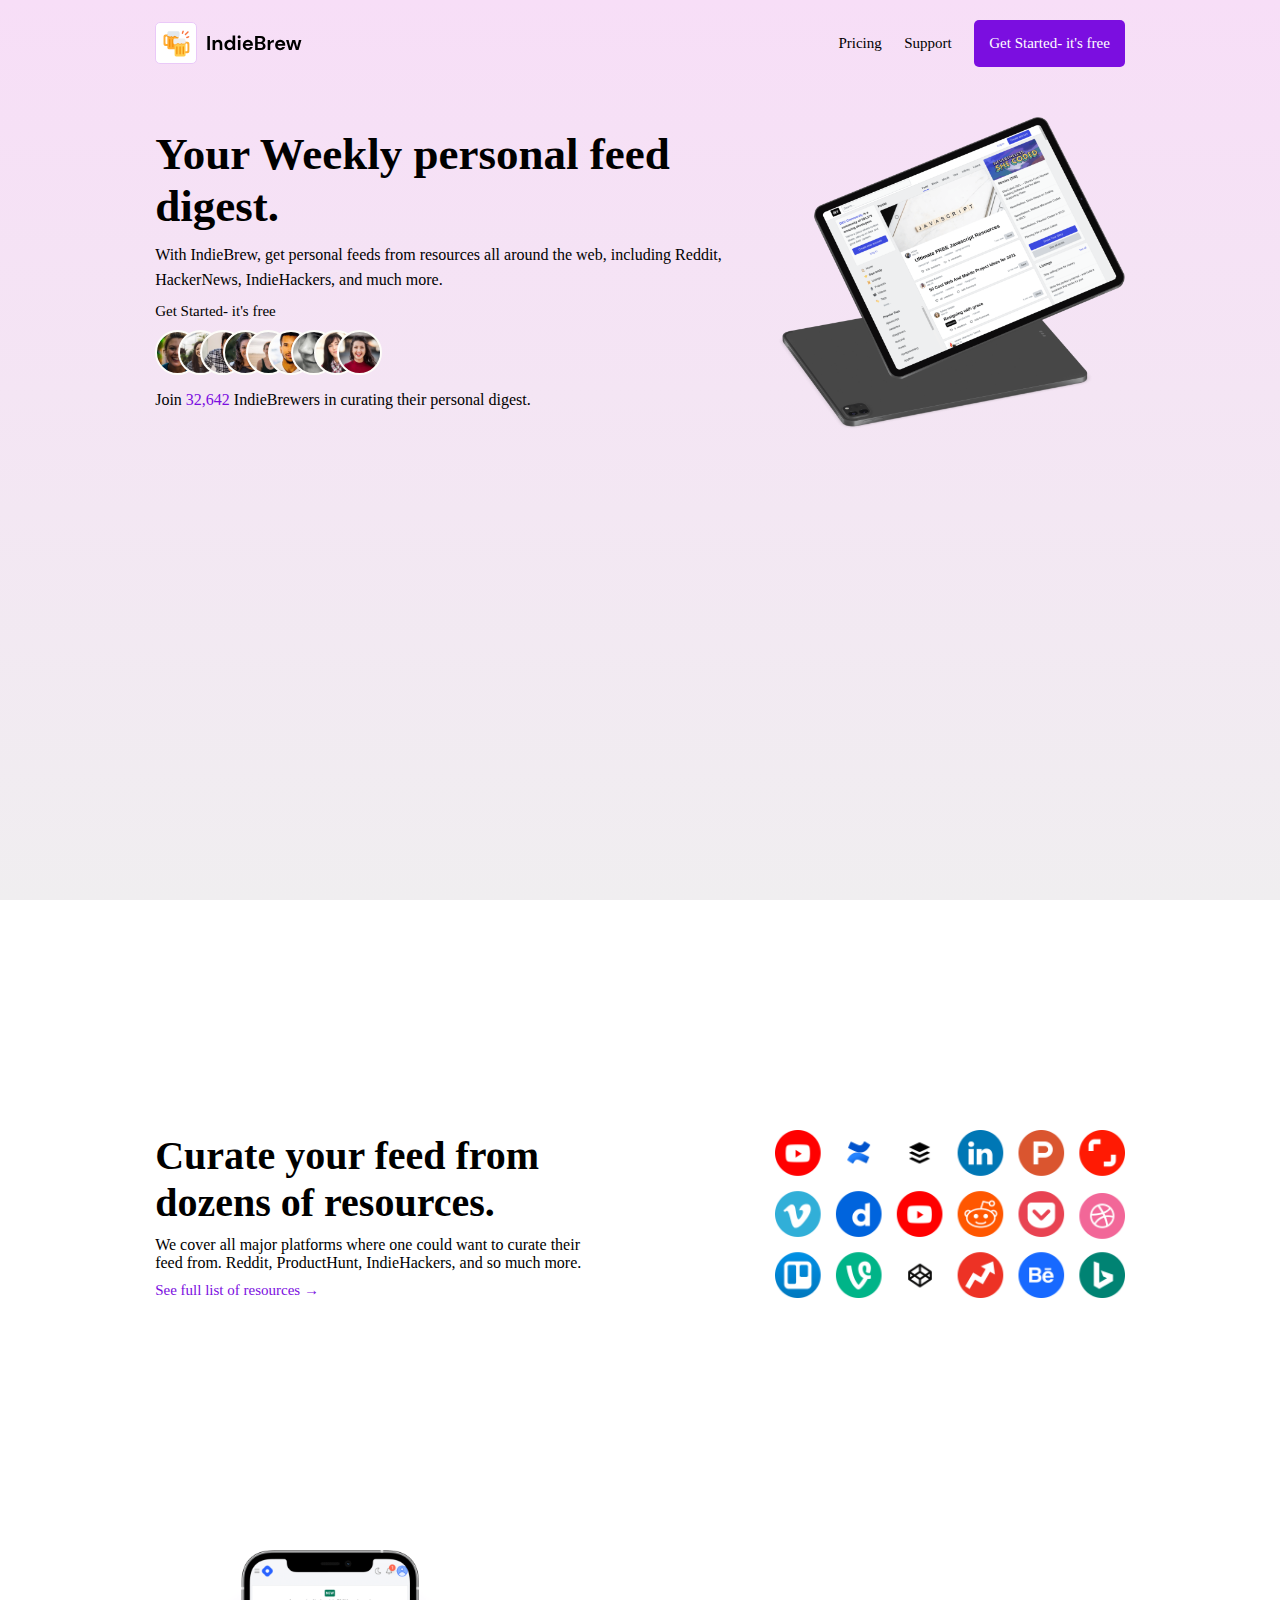
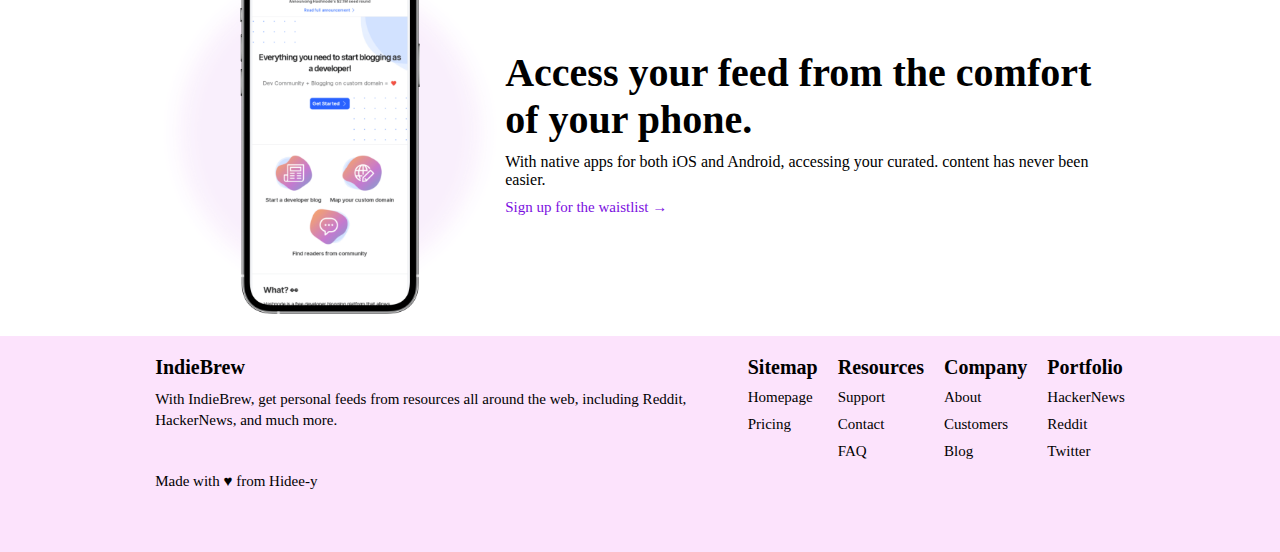
<file: main-site/index.html>
<!DOCTYPE html>
<html lang="en">
<head>
    <meta charset="UTF-8">
    <meta http-equiv="X-UA-Compatible" content="IE=edge">
    <meta name="viewport" content="width=device-width, initial-scale=1.0">
    <title>Document</title>
    <link rel="stylesheet" href="style.css">
</head>
<body>
    <header class="linear">
        <div class="section">
            <nav>
                <div class="logo">
                    <img src="../Assets/Logo.svg" alt="logo">
                </div>
               
                <ul class="nav-container">
                    <li><a href="#pricing">Pricing</a></li>
                    <li><a href="#support">Support</a></li>
                    <li><a href="#get-started" class="style">Get Started- it's free</a></li>
                </ul>
            </nav>
            <!-- End of desktop navigation menu -->
            <nav class="mobile-nav">
                <div class="logo">
                    <img src="../Assets/Logo.svg" alt="logo">
                </div>
                <div class="menu-icon">
                    <img src="../Assets/Hamburger Menu.svg" alt="">
                </div>
            </nav>
    
            <div class="mobile-menu-container">
                <div class="close-icon">
                    <img src="../Assets/Close.svg" alt="">
                </div>
                <ul>
                    <li><a href="#pricing">Pricing</a></li>
                    <li><a href="#support">Support</a></li>
                    <li><a href="#get-started" class="style">Get Started- it's free</a></li>
                </ul>
            </div>
    
            <!-- End of mobile navigation menu -->
            <div class="main-sect">
                <div class="main-text">
                    <h1>Your Weekly personal feed digest.</h1>
                    <p>With IndieBrew, get personal feeds from resources all around 
                       the web, including Reddit, HackerNews, IndieHackers, and much more.
                    </p>
                    <a href="#get-started" class="style">Get Started- it's free</a>
                    <div class="avatar">
                        <img src="../Assets/User Avatars.svg" alt="">
                    </div>
                    <p>Join <span>32,642</span> IndieBrewers in curating their personal digest.</p>
                </div>
                <div class="main-image">
                    <img src="../Assets/Feed Mockup.png" alt="Phone-mock">
                </div>
                
            </div>
        </div>
    </header>
    
    <section class="social-icon section">
        <div class="social-text">
            <h2>Curate your feed from dozens of resources.</h2>
            <p>We cover all major platforms where one could want to curate their feed from. Reddit, ProductHunt, IndieHackers, and so much more.</p>
            <a href="#" class="link">See full list of resources &rightarrow;</a>
        </div>
        <div class="social-icon-img">
            <img src="../Assets/Social Media Icons.png" alt="">
        </div>
    </section>
    <section class="Phone-section section">
        <div class="phone-image">
            <img src="../Assets/Phone Mockup.png" alt="">
        </div>
        <div class="phone-text">
            <h2>Access your feed from the comfort of your phone.</h2>
            <p>With native apps for both iOS and Android, accessing your curated.
                content has never been easier.</p>
            <a href="../Sign-up form/sign-up.html" class="link">Sign up for the waistlist &rightarrow;</a>
        </div>
    </section>
    <footer>
        <div class="list section">
            <div class="list-link">
                <h3>IndieBrew</h3>
                <p>With IndieBrew, get personal feeds from resources all around the web,
                including Reddit, HackerNews, and much more.
                </p>
                <p class="left">Made with &hearts; from Hidee-y</p>
                
            </div>
            <div class="other-link">
                <div class="list-link">
                    <h3>Sitemap</h3>
                    <ul>
                        <li>Homepage</li>
                        <li>Pricing</li>
                    </ul>
                </div>
                <div class="list-link">
                    <h3>Resources</h3>
                    <ul>
                        <li>Support</li>
                        <li>Contact</li>
                        <li>FAQ</li>
                    </ul>
                </div>
                <div class="list-link">
                    <h3>Company</h3>
                    <ul>
                        <li>About</li>
                        <li>Customers</li>
                        <li>Blog</li>
                    </ul>
                </div>
                <div class="list-link">
                    <h3>Portfolio</h3>
                    <ul>
                        <li>HackerNews</li>
                        <li>Reddit</li>
                        <li>Twitter</li>
                    </ul>
                </div>
            </div>
            
        </div>
        
        
    </footer>

    <script>
        const menuIcon = document.querySelector(".menu-icon");
        const closeIcon = document.querySelector(".mobile-menu-container .close-icon");
        const mobileMenu = document.querySelector(".mobile-menu-container") 

       
        menuIcon.addEventListener('click',()=>{
            mobileMenu.classList.add('active')
        })
        closeIcon.addEventListener('click',()=> {
            mobileMenu.classList.remove('active')
        })
    </script>
   
    
</body>
</html>
</file>
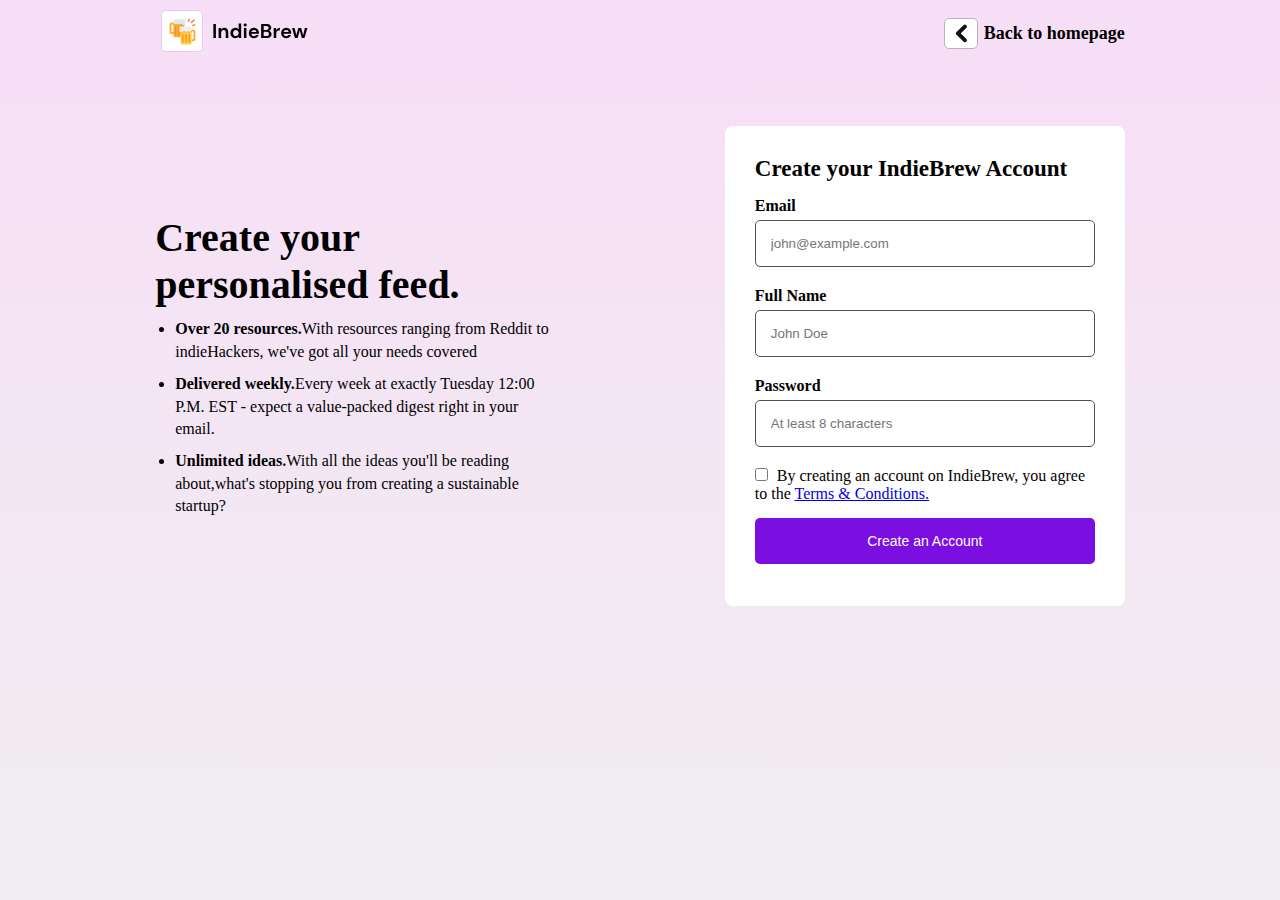
<file: Sign-up form/sign-up.html>
<!DOCTYPE html>
<html lang="en">
<head>
    <meta charset="UTF-8">
    <meta http-equiv="X-UA-Compatible" content="IE=edge">
    <meta name="viewport" content="width=device-width, initial-scale=1.0">
    <title>Sign Up</title>
    <link rel="stylesheet" href="style.css">
</head>
<body>
    <section>
        <nav class="container">
            <div class="logo"><img src="../Assets/Logo.svg" alt=""></div>
            <ul>
                <li>
                    <a href="../main-site/index.html" >
                        <img src="../Assets/Back Arrow.svg" alt="" class="nav-before"> 
                        <div>Back to homepage</div> 
                    </a>
                </li>
            </ul>
           
            
        </nav>
        <div class="hero-section container">
            <div class="hero-content">
                <h3>Create your personalised feed.</h3>
                <ul>
                    <li><strong>Over 20 resources.</strong>With resources ranging from Reddit to indieHackers,
                        we've got all your needs covered
                    </li>
                    <li>
                        <strong>Delivered weekly.</strong>Every week at exactly Tuesday 12:00 P.M. EST - expect 
                        a value-packed digest right in your email.
                    </li>
                    <li>
                        <strong>Unlimited ideas.</strong>With all the ideas you'll be reading about,what's stopping
                        you from creating a sustainable startup?
                    </li>
                </ul>
            </div>
            <div class="hero-form">
                <h3>Create your IndieBrew Account</h3>

                <form action="">
                    
                    <div class="input-control">
                        <label for="email">Email</label>
                        <input type="email" id="email" placeholder="john@example.com">
                    </div>
                    <div class="input-control">
                        <label for="name">Full Name</label>
                        <input type="text" id="name" placeholder="John Doe">
                    </div>
                    <div class="input-control">
                        <label for="email">Password</label>
                        <input type="password" id="email" placeholder="At least 8 characters">
                    </div>
                    <div class="input-checkbox">
                        <input type="checkbox">
                        <label>By creating an account on IndieBrew, you agree to the <a href="#">Terms & Conditions.</a></label>
                    </div>
                    <button>Create an Account</button>
                    
                </form>
            </div>
            
        </div>
        
    </section>
</body>
</html>
</file>
<file: main-site/style.css>
*{
    margin: 0;
    padding: 0;
    box-sizing: border-box;
    text-decoration: none;
    list-style: none;
}
html{
    font-size: 62.5%;
}
.linear{
    background: linear-gradient(to bottom, rgb(247, 222, 247),rgb(240, 238, 240));
    height: 100vh;
}

.section{
    padding: 20px 9%;
    max-width: 1200px;
    margin: 0 auto;
}
nav{
    display: flex;
    justify-content: space-between;
    align-items: center;
}
nav ul li{
    display: inline-block;
    margin: 0 10px;
}
nav ul li:last-child{
    margin-right: 0;
}
a{
    color: #000;
    font-size: 1.5rem;
}
ul .style{
    display: inline-block;
    padding: 15px;
    background-color: rgb(123, 14, 224);
    color: white;
    border-radius: 5px;
    font-size: 1.5rem;
}
.main-sect{
    display: flex;
    justify-content: space-between;
    padding: 50px 0;
    align-items: center;
    flex-wrap: wrap;
}
.main-text{
  flex: 1;  
}
.main-text h1{
    font-size: 4.5rem;
}
.main-text p{
    font-size: 1.6rem;
    line-height: 1.6;
    padding: 10px 0;
}
.avatar img{
    margin-top: 10px;
}
.main-image{
    max-width: 350px;
}
.main-image img{
    width: 100%;
}
span{
    color: rgb(123, 14, 224);
}
.social-icon{
    height: 70vh;
    display: flex;
    justify-content: space-between;
    align-items: center;
}
.social-text{
    flex: 1;
    max-width: 450px;
}
.social-text h2{
    font-size: 4rem;
}
.social-text p{
    font-size: 1.6rem;
    padding: 10px 0;
    
}
.social-icon-img{
    max-width: 350px;
 }
.social-icon-img img{
   width: 100%;
}
.link{
    color: rgb(123, 14, 224);
    font-size: 1.5rem;
    font-weight: 400;
}
.Phone-section{
    display: flex;
    justify-content: space-between;
    align-items: center;
}
.phone-text h2{
    font-size: 4rem;
}
.phone-text p{
    font-size: 1.6rem;
    padding: 10px 0;
}
.phone-image {
    max-width: 350px;
}
.phone-image img {
    width: 100%;
}
footer{
    background: rgb(252, 227, 252);
}

.list{
    display: flex;
    justify-content: space-between;
}
.other-link{
    display: flex;
    justify-content: space-between;
    gap: 20px;
}
.list-link h3{
    font-size: 2rem;
    margin-bottom: 1rem;
}
.list-link p{
    font-size: 1.5rem;
    margin-bottom: 1rem;
    line-height: 1.4;
}
.list-link ul li{
    font-size: 1.5rem;
    margin-bottom: 1rem;
}
.left{
    padding: 30px 0;
}
nav.mobile-nav,
.mobile-menu-container{
    display: none;
}
@media (max-width: 850px){
    .linear{
        height: auto;
        width: 100%;
    }
    .main-sect{
        flex-direction: column-reverse;
    }
    
    
    .other-link{
        display: grid;
        grid-template-columns: 1fr 1fr;
    }
}
@media (max-width: 500px){
    nav {
        display: none;
    }
    nav.mobile-nav{
        display: flex;
    }

    .mobile-menu-container{
        position: fixed;
        height: 100vh;
        width: 100%;
        top: 0;
        left: 100%;
        background: rgb(123, 14, 224);
        display: flex;
        align-items: center;
        justify-content: center;
        z-index: 200;
        transition: all 400ms ease;
    }
    .mobile-menu-container.active{
        left: 0;
    }
    .mobile-menu-container .close-icon {
        position: fixed;
        top: 32px;
        right: 50px;
        opacity: 0;
        pointer-events: none;
        transition: all 400ms ease;
    }
    .mobile-menu-container .close-icon img{
        width: 20px;
    }
    .mobile-menu-container.active  .close-icon{
        opacity: 1;
        pointer-events: auto;
    }
    .mobile-menu-container ul{
        list-style: none;
        padding: 0;
    }
    .mobile-menu-container ul li {
        margin: 30px 0;
        text-align: center;
    }
    .mobile-menu-container ul li a {
        color: #ffffff;
        text-decoration: none;
        font-size: 18px;
    }
    .social-icon{
        flex-direction: column-reverse;
        height: 100vh;
        gap: 50px;
    }
    .Phone-section{
        flex-direction: column;
        gap: 50px;
    }
    .link{
        display: flex;
    }
    footer .list {
        display: grid;
        grid-template-columns: 1fr;
    }
}
</file>
<file: Sign-up form/style.css>
*{
    margin: 0;
    padding: 0;
    box-sizing: border-box;
}
section{
    background: linear-gradient(to bottom, rgb(247, 222, 247),rgb(240, 238, 240));
    height: 100vh;
}
.container{
    max-width: 1200px;
    margin: 0 auto;
    padding: 10px 9%;
}
nav{
    display: flex;
    justify-content: space-between;
    align-items: center;
}
nav ul li{
    list-style: none;
    font-size: 18px;
}
nav ul li a{
    text-decoration: none;
    display: flex;
    font-weight: bold;
    align-items: center;
    margin-left: 10px;
    color: black;

}
nav div{
    padding-left: 6px;
}
nav ul img{
    border: 1px solid rgb(187, 180, 180);
    padding: 5px 10px;
    background: #ffffff;
    border-radius: 5px;
}
.hero-section{
    display: flex;
    justify-content: space-between;
    align-items: center;
    margin-top: 50px;
}
.hero-content{
    width: 400px;
}
.hero-content h3{
    font-size: 40px;
    font-weight: bold;
}
.hero-content ul li{
    font-size: 16px;
    line-height: 1.4;
    margin-left: 20px;
    margin-top: 10px;
}
.hero-form {
    background: #ffffff;
    height: 480px;
    width: 400px;
    padding: 30px ;
    border-radius: 8px;
}

.hero-form h3{
    font-size: 23px;
}

.input-checkbox label{
    font-size: 16px;
    margin-left: 5px;
}
.input-control,
.input-checkbox{
    margin: 15px 0;
}
.input-control input{
    width: 100%;
    padding: 15px;
    margin: 5px 0;
    border: 0;
    border: 1px solid rgb(85, 80, 80);
    border-radius: 5px;
}
.input-control label{
    font-size: 16px;
    font-weight: bold;
}
button{
    border: 0;
    padding: 15px;
    width: 100%;
    border-radius: 5px;
    color: white;
    font-size: 14px;
    background: rgb(123, 14, 224);
}

@media (max-width: 850px){
    .container{
        max-width: 800px;
        margin: 0 auto;
    }
    section{
        height: auto;
    }
    .hero-section{
        flex-direction: column;
       
    }
    .hero-content{
        width: 100%;
    }
    .hero-form{
        width: 100%;
        margin-top: 50px;
    }
}
@media (max-width: 500px){
    .container{
        max-width: 450px;
        margin: 0 auto;
    }
    nav ul div{
        display: none;
    }
}
</file>
